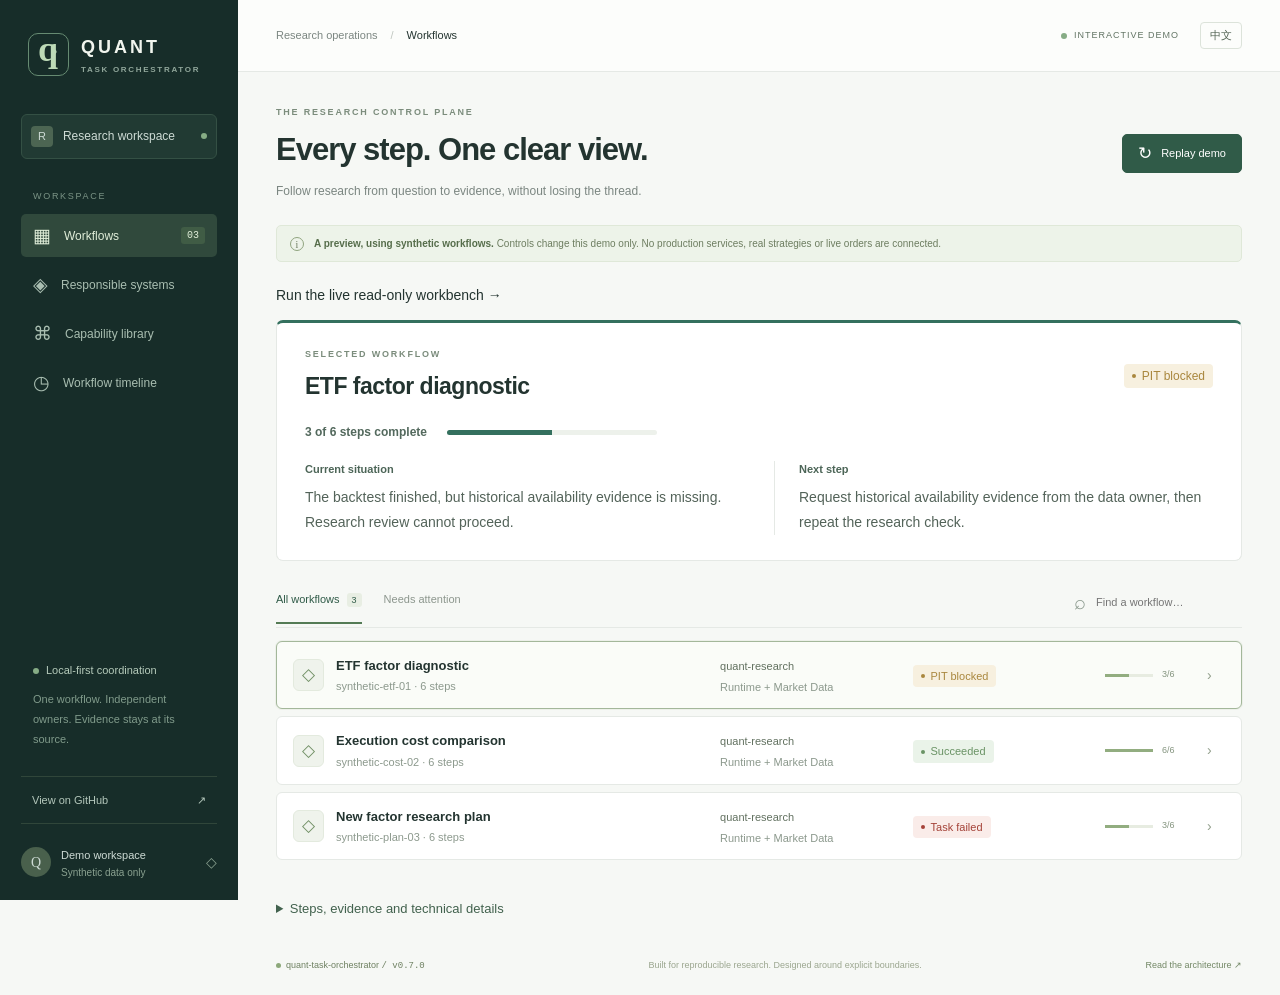
<file: site/index.html>
<!doctype html>
<html lang="en">
  <head>
    <meta charset="utf-8" />
    <meta name="viewport" content="width=device-width, initial-scale=1" />
    <meta
      name="description"
      content="A synthetic interactive demo of owner-aware quantitative research workflow coordination."
    />
    <title>Quant Task Orchestrator · Research Operations</title>
    <link rel="icon" href="favicon.svg" type="image/svg+xml" />
    <link rel="stylesheet" href="styles.css" />
    <script src="locales.js" defer></script>
    <script src="demo-data.js" defer></script>
    <script src="app.js" defer></script>
  </head>
  <body>
    <a class="skip" href="#main" data-i18n="skip">Skip to workflows</a>
    <aside class="sidebar">
      <a class="brand" href="./"
        ><span class="brand-icon">q<span>·</span></span
        ><span>QUANT<span class="brand-sub">TASK ORCHESTRATOR</span></span></a
      >
      <div class="workspace">
        <span class="workspace-icon">R</span>
        <div data-i18n="workspace">Research workspace</div>
        <span class="tiny-dot"></span>
      </div>
      <div class="nav-label" data-i18n="workspaceLabel">WORKSPACE</div>
      <nav aria-label="Workspace">
        <a class="nav-item active" href="#workflows"
          ><span>▦</span><span data-i18n="workflows">Workflows</span
          ><span class="nav-count">03</span></a
        ><a class="nav-item" href="#owners"
          ><span>◈</span><span data-i18n="owners">Responsible systems</span></a
        ><a class="nav-item" href="#skills"
          ><span>⌘</span><span data-i18n="skills">Capability library</span></a
        ><a class="nav-item" href="#activity"
          ><span>◷</span><span data-i18n="activity">Workflow timeline</span></a
        >
      </nav>
      <div class="sidebar-note">
        <span class="status-dot"></span
        ><span data-i18n="localFirst">Local-first coordination</span>
        <p data-i18n="boundary">
          One workflow. Independent owners. Evidence stays at its source.
        </p>
      </div>
      <a
        class="source-link"
        href="https://github.com/runchengxie/quant-task-orchestrator"
        target="_blank"
        rel="noopener"
        ><span data-i18n="source">View on GitHub</span><span>↗</span></a
      >
      <div class="profile">
        <span class="avatar">Q</span>
        <div>
          <strong data-i18n="demoWorkspace">Demo workspace</strong
          ><small data-i18n="syntheticOnly">Synthetic data only</small>
        </div>
        <span>◇</span>
      </div>
    </aside>
    <main id="main">
      <header class="topbar">
        <div>
          <span class="breadcrumb" data-i18n="researchOps"
            >Research operations</span
          ><span class="separator">/</span
          ><span data-i18n="workflows">Workflows</span>
        </div>
        <div class="top-actions">
          <span class="demo-pill"
            ><span class="status-dot"></span
            ><span data-i18n="interactiveDemo">INTERACTIVE DEMO</span></span
          ><button id="language" class="language" aria-label="Switch language">
            中文
          </button>
        </div>
      </header>
      <div class="content">
        <section class="page-heading">
          <div>
            <div class="eyebrow" data-i18n="controlPlane">
              THE RESEARCH CONTROL PLANE
            </div>
            <h1 data-i18n="heading">Every step. One clear view.</h1>
            <p data-i18n="subtitle">
              Follow research from question to evidence, without losing the
              thread.
            </p>
          </div>
          <button id="replay" class="primary">
            <span>↻</span> <span data-i18n="replay">Replay demo</span>
          </button>
        </section>
        <div class="notice">
          <span class="notice-icon">i</span>
          <p>
            <strong data-i18n="demoNotice"
              >A preview, using synthetic workflows.</strong
            >
            <span data-i18n="demoExplanation"
              >Controls change this demo only. No production services, real
              strategies or live orders are connected.</span
            >
          </p>
        </div>
        <p class="live-demo-link">
          <a
            href="https://github.com/runchengxie/quant-task-orchestrator/blob/main/docs/live-workbench.md"
            data-i18n="liveSetup"
            >Run the live read-only workbench →</a
          >
        </p>
        <section id="workflow-summary" class="workflow-summary panel" aria-live="polite"></section>
        <section id="workflows" class="workflow-section">
          <div class="section-heading">
            <div class="tabs">
              <button class="tab active" data-filter="all">
                <span data-i18n="allWorkflows">All workflows</span
                ><b>3</b></button
              ><button
                class="tab"
                data-filter="attention"
                data-i18n="attention"
              >
                Needs attention
              </button>
            </div>
            <label class="search"
              ><span>⌕</span
              ><input
                id="search"
                type="search"
                data-placeholder="search"
                placeholder="Find a workflow…"
                aria-label="Find a workflow"
            /></label>
          </div>
          <div id="workflow-list" class="workflow-list"></div>
        </section>
        <details id="advanced-details" class="advanced-details">
          <summary data-i18n="advancedDetails">Steps, evidence and technical details</summary>
        <section class="detail-grid" aria-label="Selected workflow">
          <article class="panel graph-panel">
            <div class="panel-heading">
              <div>
                <div class="eyebrow" data-i18n="workflowMap">WORKFLOW MAP</div>
                <h2 id="map-title"></h2>
              </div>
              <span class="subtle-tag" data-i18n="dependencyDag"
                >Dependency DAG</span
              >
            </div>
            <div class="graph-legend">
              <span
                ><i class="teal"></i
                ><span data-i18n="complete">Complete</span></span
              ><span
                ><i class="blue"></i
                ><span data-i18n="executing">Executing</span></span
              ><span
                ><i class="amber"></i
                ><span data-i18n="blocked">Blocked</span></span
              ><span
                ><i class="gray"></i
                ><span data-i18n="waiting">Waiting</span></span
              >
            </div>
            <div id="graph" class="graph"></div>
            <div class="graph-footer">
              <span>⌁</span>
              <p data-i18n="mapHint">
                Select a step to inspect its owner, identity and evidence.
              </p>
              <span class="mono">DAG / v1</span>
            </div>
          </article>
          <article
            id="step-detail"
            class="panel inspector"
            aria-live="polite"
          ></article>
        </section>
        <section class="bottom-grid">
          <article id="activity" class="panel ledger">
            <div class="panel-heading">
              <h2 data-i18n="recentEvents">Workflow timeline</h2>
              <span class="subtle-tag" data-i18n="durableHints"
                >Durable hints · owner verified</span
              >
            </div>
            <p class="owner-footnote" data-i18n="timelineHelp"></p>
            <div id="events"></div>
          </article>
          <article id="owners" class="panel owner-panel">
            <div class="panel-heading">
              <h2 data-i18n="ownership">Responsible systems</h2>
              <span>◈</span>
            </div>
            <p class="owner-footnote" data-i18n="ownersHelp"></p>
            <div class="owner">
              <span class="owner-icon">O</span>
              <div>
                <strong>task-orchestrator</strong
                ><small data-i18n="orchestratorRole"
                  >Dependencies · dispatch · recovery</small
                >
              </div>
              <span class="owner-badge" data-i18n="coordination"
                >Coordination</span
              >
            </div>
            <div class="owner">
              <span class="owner-icon blue-icon">R</span>
              <div>
                <strong>backtest-runtime</strong
                ><small data-i18n="runtimeRole"
                  >Compute · leases · verified results</small
                >
              </div>
              <span class="owner-badge" data-i18n="execution">Execution</span>
            </div>
            <div class="owner">
              <span class="owner-icon purple-icon">Q</span>
              <div>
                <strong>quant-research</strong
                ><small data-i18n="researchRole"
                  >Admission · PIT · review · promotion</small
                >
              </div>
              <span class="owner-badge" data-i18n="governance">Governance</span>
            </div>
            <p class="owner-footnote" data-i18n="ownerTruth">
              Owner state is authoritative. Successful execution alone never
              validates research.
            </p>
          </article>
        </section>
        <section id="skills" class="panel skill-panel">
          <div class="panel-heading">
            <div>
              <div class="eyebrow" data-i18n="versionLocked">
                VERSION-LOCKED CAPABILITIES
              </div>
              <h2 data-i18n="skillTitle">
                Capability library
              </h2>
            </div>
            <span class="subtle-tag" data-i18n="syntheticLocks"
              >Illustrative locks</span
            >
          </div>
          <p class="owner-footnote" data-i18n="skillsHelp"></p>
          <div id="skill-list" class="skill-list"></div>
        </section>
        </details>
        <footer>
          <span
            ><span class="footer-dot"></span>quant-task-orchestrator
            <span class="mono">/ v0.7.0</span></span
          ><span data-i18n="footer"
            >Built for reproducible research. Designed around explicit
            boundaries.</span
          ><a
            href="https://github.com/runchengxie/quant-task-orchestrator/blob/main/docs/architecture.md"
            data-i18n="readArchitecture"
            >Read the architecture ↗</a
          >
        </footer>
      </div>
    </main>
    <div id="toast" class="toast" role="status" aria-live="polite"></div>
  </body>
</html>
</file>
<file: site/styles.css>
:root {
  --ink: #233430;
  --muted: #7b8681;
  --line: #e5e9e5;
  --green: #34705e;
  --pale: #edf5ee;
  --amber: #a87828;
  --blue: #4d7da0;
  --sidebar: #172d29;
}
* {
  box-sizing: border-box;
}
html {
  scroll-behavior: smooth;
  scroll-padding-top: 30px;
}
body {
  margin: 0;
  background: #f6f8f5;
  color: var(--ink);
  font:
    14px/1.5 -apple-system,
    BlinkMacSystemFont,
    "Segoe UI",
    sans-serif;
}
button,
input {
  font: inherit;
}
button,
a,
input {
  outline-offset: 4px;
}
button {
  cursor: pointer;
}
a {
  color: inherit;
  text-decoration: none;
}
.skip {
  position: absolute;
  left: 10px;
  top: -100px;
  z-index: 20;
  background: white;
  padding: 10px;
}
.skip:focus {
  top: 10px;
}
.sidebar {
  position: fixed;
  inset: 0 auto 0 0;
  width: 238px;
  background: var(--sidebar);
  color: #cedbd5;
  padding: 33px 21px 0;
  display: flex;
  flex-direction: column;
}
.brand {
  display: flex;
  gap: 12px;
  align-items: center;
  margin: 0 7px 38px;
  font-size: 18px;
  font-weight: 650;
  letter-spacing: 3px;
  color: #f1f5ee;
}
.brand-icon {
  border: 1px solid #668b72;
  border-radius: 10px;
  width: 41px;
  height: 43px;
  font-family: Georgia, serif;
  font-size: 36px;
  line-height: 31px;
  text-align: center;
  color: #bddab7;
  letter-spacing: -7px;
  padding-right: 8px;
}
.brand-icon span {
  font-size: 27px;
}
.brand-sub {
  display: block;
  font-size: 8px;
  letter-spacing: 1.7px;
  margin-top: 3px;
  color: #91a79b;
}
.workspace {
  display: flex;
  align-items: center;
  gap: 10px;
  background: #213a33;
  border: 1px solid #345044;
  border-radius: 6px;
  padding: 11px 9px;
  font-size: 12px;
}
.workspace-icon {
  background: #4c6552;
  border-radius: 4px;
  padding: 2px 7px;
  font-size: 11px;
}
.tiny-dot,
.status-dot {
  height: 6px;
  width: 6px;
  border-radius: 50%;
  background: #86ac85;
  display: inline-block;
}
.tiny-dot {
  margin-left: auto;
}
.nav-label {
  font-size: 9px;
  letter-spacing: 1.7px;
  color: #7b9486;
  margin: 31px 12px 11px;
}
.nav-item {
  display: flex;
  align-items: center;
  gap: 13px;
  padding: 12px;
  border-radius: 5px;
  font-size: 12px;
  color: #a9beb1;
  margin-bottom: 6px;
}
.nav-item > span:first-child {
  font-size: 19px;
  line-height: 1;
}
.nav-item.active {
  background: #30493c;
  color: #e0eed9;
}
.nav-item:hover {
  background: #2a4238;
}
.nav-count {
  margin-left: auto;
  font-size: 10px;
  font-family: monospace;
  background: #405c45;
  padding: 1px 6px;
  border-radius: 3px;
}
.sidebar-note {
  margin-top: auto;
  padding: 28px 12px 15px;
  font-size: 11px;
  color: #b6cbbb;
}
.sidebar-note > .status-dot {
  margin-right: 7px;
}
.sidebar-note p {
  font-size: 11px;
  color: #809b8b;
  line-height: 1.8;
  margin-top: 12px;
}
.source-link {
  display: flex;
  justify-content: space-between;
  color: #b4c7bb;
  padding: 15px 11px;
  font-size: 11px;
  border-top: 1px solid #30463a;
}
.profile {
  display: flex;
  align-items: center;
  gap: 10px;
  padding: 20px 0;
  border-top: 1px solid #30463a;
}
.avatar {
  display: grid;
  place-items: center;
  background: #49604c;
  border-radius: 50%;
  width: 30px;
  height: 30px;
  font-family: Georgia, serif;
}
.profile strong {
  font-size: 11px;
  font-weight: 500;
}
.profile small {
  display: block;
  font-size: 10px;
  color: #8aa190;
}
.profile > span:last-child {
  margin-left: auto;
  color: #8aa190;
}
main {
  margin-left: 238px;
}
.topbar {
  height: 72px;
  background: #fcfdfb;
  border-bottom: 1px solid var(--line);
  display: flex;
  align-items: center;
  justify-content: space-between;
  padding: 0 38px;
  font-size: 11px;
}
.breadcrumb {
  color: var(--muted);
}
.separator {
  color: #bfc6bf;
  margin: 0 13px;
}
.top-actions {
  display: flex;
  align-items: center;
  gap: 21px;
}
.demo-pill {
  display: flex;
  align-items: center;
  gap: 7px;
  color: #617363;
  letter-spacing: 1px;
  font-size: 9px;
}
.language {
  border: 1px solid #dce3da;
  border-radius: 4px;
  background: transparent;
  font-size: 11px;
  padding: 4px 9px;
  color: #526353;
}
.content {
  padding: 34px 38px 0;
  max-width: 1640px;
  margin: auto;
}
.page-heading {
  display: flex;
  align-items: center;
  justify-content: space-between;
}
.eyebrow {
  font-size: 9px;
  letter-spacing: 1.8px;
  font-weight: 600;
  color: #7b8c7c;
  margin-bottom: 7px;
}
h1 {
  font-size: 31px;
  font-weight: 550;
  letter-spacing: -1px;
  margin: 0 0 9px;
}
h2 {
  font-size: 14px;
  font-weight: 600;
  margin: 0;
}
.page-heading p {
  margin: 0;
  color: var(--muted);
  font-size: 12px;
}
.primary {
  background: #305b48;
  border: 1px solid #305b48;
  color: white;
  border-radius: 5px;
  padding: 10px 15px;
  font-size: 11px;
  display: flex;
  gap: 9px;
  align-items: center;
}
.primary:hover {
  background: #204733;
}
.primary > span:first-child {
  font-size: 17px;
  line-height: 1;
}
.notice {
  display: flex;
  align-items: center;
  gap: 10px;
  background: #edf3e9;
  border: 1px solid #dfe8d8;
  border-radius: 5px;
  margin: 25px 0 23px;
  padding: 10px 13px;
  font-size: 10px;
  color: #6d7d60;
}
.notice p {
  margin: 0;
}
.notice strong {
  font-weight: 600;
  color: #566d4b;
}
.notice-icon {
  border: 1px solid #90a47f;
  border-radius: 50%;
  height: 14px;
  min-width: 14px;
  text-align: center;
  font-family: Georgia, serif;
  line-height: 13px;
}
.metrics {
  display: grid;
  grid-template-columns: repeat(4, 1fr);
  border: 1px solid var(--line);
  background: #fff;
  border-radius: 7px;
  margin-bottom: 28px;
  box-shadow: 0 2px 3px #20321f02;
}
.metrics article {
  padding: 19px 21px;
  border-right: 1px solid var(--line);
}
.metrics article:last-child {
  border: 0;
}
.metrics article > span {
  font-size: 9px;
  color: #7e8c81;
  letter-spacing: 1.1px;
}
.metrics article > div:nth-child(2) {
  font-size: 29px;
  letter-spacing: -1px;
  font-weight: 500;
  margin: 6px 0 11px;
}
.metrics small {
  font-size: 10px;
  letter-spacing: 0;
  font-weight: 400;
  color: #8c968c;
  margin-left: 8px;
}
.metric-line {
  display: flex;
  align-items: center;
  gap: 7px;
  font-size: 9px;
  color: #7f8c80;
}
i.teal,
i.blue,
i.amber,
i.gray {
  width: 5px;
  height: 5px;
  border-radius: 50%;
  display: inline-block;
  flex-shrink: 0;
}
.teal {
  background: #5d9277;
}
.blue {
  background: #6d91af;
}
.amber {
  background: #c09a4d;
}
.gray {
  background: #c5cec4;
}
.mini-progress {
  height: 3px;
  background: #eef1ec;
  margin-top: 17px;
}
.mini-progress span {
  display: block;
  width: 80%;
  background: #799b72;
  height: 100%;
}
.section-heading {
  display: flex;
  align-items: center;
  justify-content: space-between;
  border-bottom: 1px solid var(--line);
  margin-bottom: 13px;
}
.tabs {
  display: flex;
  gap: 22px;
}
.tab {
  border: 0;
  background: none;
  padding: 0 0 15px;
  color: #8c968d;
  font-size: 11px;
  position: relative;
}
.tab.active {
  color: #305b48;
}
.tab.active:after {
  content: "";
  height: 2px;
  background: #547b55;
  position: absolute;
  bottom: -1px;
  left: 0;
  right: 0;
}
.tab b {
  font-size: 9px;
  font-weight: 500;
  background: #e8eee3;
  padding: 2px 5px;
  border-radius: 3px;
  margin-left: 7px;
}
.search {
  display: flex;
  gap: 8px;
  align-items: center;
  color: #89988c;
  margin-bottom: 10px;
}
.search > span {
  font-size: 20px;
}
.search input {
  background: transparent;
  border: 0;
  font-size: 11px;
  width: 148px;
  color: var(--ink);
}
.workflow-list {
  display: grid;
  gap: 7px;
}
.workflow-row {
  width: 100%;
  display: grid;
  grid-template-columns: 2.3fr 1fr 1fr 90px 18px;
  gap: 12px;
  text-align: left;
  align-items: center;
  background: #fff;
  border: 1px solid var(--line);
  border-radius: 6px;
  padding: 13px 16px;
  color: var(--ink);
}
.workflow-row.selected {
  border-color: #a3b79a;
  background: #fafcf8;
  box-shadow: 0 0 0 1px #a3b79a20;
}
.workflow-name {
  display: flex;
  gap: 12px;
  align-items: center;
}
.workflow-symbol {
  display: grid;
  place-items: center;
  background: #eff3ec;
  color: #6f8e63;
  width: 31px;
  height: 32px;
  border: 1px solid #e3eade;
  border-radius: 6px;
  font-size: 17px;
}
.workflow-name strong {
  font-weight: 550;
  font-size: 11px;
  display: block;
}
.workflow-name small,
.row-owner small {
  display: block;
  color: #8c998d;
  font-size: 9px;
  margin-top: 3px;
}
.row-owner > span {
  font-size: 10px;
  color: #627160;
}
.pill {
  font-size: 9px;
  display: inline-flex;
  align-items: center;
  gap: 6px;
  padding: 3px 8px;
  border-radius: 4px;
  white-space: nowrap;
}
.pill:before {
  content: "";
  width: 4px;
  height: 4px;
  border-radius: 50%;
  background: currentColor;
}
.pill.running {
  background: #edf2f7;
  color: #6485a0;
}
.pill.blocked {
  background: #f7f0df;
  color: #a9873e;
}
.pill.waiting {
  background: #f0f2ee;
  color: #879382;
}
.pill.complete {
  background: #eaf3e9;
  color: #6a9365;
}
.row-progress {
  display: flex;
  align-items: center;
  gap: 9px;
  font-size: 9px;
  color: #84947f;
}
.row-progress .track {
  width: 48px;
  height: 3px;
  background: #e7ece1;
}
.row-progress .track > span {
  display: block;
  height: 100%;
  background: #92ad80;
}
.arrow {
  color: #93a08d;
}
.detail-grid {
  display: grid;
  grid-template-columns: minmax(0, 1.8fr) minmax(270px, 1fr);
  gap: 16px;
  margin-top: 24px;
}
.panel {
  background: #fff;
  border: 1px solid var(--line);
  border-radius: 7px;
  overflow: hidden;
}
.panel-heading {
  display: flex;
  align-items: center;
  justify-content: space-between;
  padding: 20px 21px 15px;
  gap: 10px;
}
.subtle-tag {
  font-size: 8px;
  color: #8e9a8e;
  background: #f5f7f2;
  border: 1px solid #e8ece4;
  border-radius: 4px;
  padding: 3px 6px;
  white-space: nowrap;
}
.graph-legend {
  display: flex;
  gap: 16px;
  padding: 0 21px;
  font-size: 9px;
  color: #8b9788;
}
.graph-legend > span {
  display: flex;
  align-items: center;
  gap: 5px;
}
.graph {
  padding: 28px 20px;
  min-height: 224px;
  display: grid;
  grid-template-columns: repeat(3, minmax(0, 1fr));
  gap: 24px 16px;
  background-image: radial-gradient(#dfe6da 0.65px, transparent 0.65px);
  background-size: 13px 13px;
  margin-top: 14px;
  position: relative;
}
.node {
  border: 1px solid #dce6d6;
  background: #fbfdf9;
  border-radius: 6px;
  padding: 11px;
  text-align: left;
  position: relative;
  min-width: 0;
  color: var(--ink);
}
.node:after {
  position: absolute;
  content: "→";
  right: -15px;
  top: 30px;
  color: #9eaf99;
  font-size: 13px;
}
.node:nth-child(3n):after,
.node:last-child:after {
  display: none;
}
.node.selected {
  box-shadow: 0 0 0 2px #78976c30;
  border-color: #91ad82;
}
.node .node-top {
  display: flex;
  justify-content: space-between;
  align-items: center;
  font-size: 9px;
  color: #93a28d;
  margin-bottom: 7px;
}
.node strong {
  font-size: 10px;
  font-weight: 550;
  display: block;
  margin-bottom: 3px;
  white-space: nowrap;
  overflow: hidden;
  text-overflow: ellipsis;
}
.node small {
  font:
    8px ui-monospace,
    monospace;
  color: #99a391;
  display: block;
  overflow-wrap: anywhere;
}
.node.blocked {
  background: #fffcf4;
  border-color: #e8d8af;
}
.node.running {
  background: #f7fafc;
  border-color: #bbcddd;
}
.node.waiting {
  background: #fafbf8;
  border-style: dashed;
}
.node-state {
  font-size: 10px;
  color: #6e9563;
}
.node.blocked .node-state {
  color: #b2944c;
}
.node.running .node-state {
  color: #7499b5;
}
.node.waiting .node-state {
  color: #adb7a6;
}
.graph-footer {
  border-top: 1px solid #edf0e9;
  padding: 11px 20px;
  display: flex;
  gap: 8px;
  align-items: center;
  color: #99a28f;
  font-size: 9px;
}
.graph-footer p {
  margin: 0;
}
.graph-footer .mono {
  margin-left: auto;
  white-space: nowrap;
  font-size: 8px;
}
.mono {
  font-family: ui-monospace, SFMono-Regular, Consolas, monospace;
}
.inspector {
  padding: 20px 21px;
}
.inspector-label {
  font-size: 9px;
  letter-spacing: 1.3px;
  color: #8a9784;
  margin-bottom: 12px;
}
.inspector h2 {
  font-size: 16px;
  margin-bottom: 10px;
}
.inspector .pill {
  margin-bottom: 15px;
}
.definition {
  display: flex;
  justify-content: space-between;
  gap: 12px;
  font-size: 9px;
  color: #92a08d;
  border-top: 1px solid #edf0e8;
  padding: 9px 0;
}
.definition strong {
  font-size: 9px;
  color: #64745f;
  font-weight: 500;
  text-align: right;
  overflow-wrap: anywhere;
  max-width: 65%;
}
.evidence-box {
  background: #f8f5ea;
  border: 1px solid #eee5cc;
  border-radius: 4px;
  padding: 11px;
  margin-top: 9px;
  font-size: 10px;
  color: #a38a4e;
}
.evidence-box strong {
  font-size: 10px;
  font-weight: 600;
  display: block;
  margin-bottom: 5px;
}
.evidence-box p {
  margin: 0;
  font-size: 9px;
  line-height: 1.8;
}
.inspector-action {
  width: 100%;
  background: #f9fbf5;
  border: 1px solid #dbe5d3;
  border-radius: 4px;
  padding: 8px 10px;
  color: #6f885c;
  font-size: 10px;
  text-align: left;
  margin-top: 13px;
}
.inspector-action:disabled {
  cursor: default;
  color: #9aa68f;
  background: #fafbf8;
}
.bottom-grid {
  display: grid;
  grid-template-columns: 1.25fr 1fr;
  gap: 16px;
  margin-top: 16px;
}
.ledger .panel-heading h2,
.owner-panel h2 {
  font-size: 12px;
}
.ledger {
  padding-bottom: 11px;
}
.event {
  display: flex;
  gap: 12px;
  padding: 9px 21px;
  font-size: 10px;
  position: relative;
}
.event-marker {
  width: 7px;
  height: 7px;
  border: 1px solid #9fbb8c;
  background: #f5faf0;
  border-radius: 50%;
  margin-top: 4px;
  flex-shrink: 0;
}
.event:not(:last-child) .event-marker:after {
  position: absolute;
  content: "";
  height: 25px;
  width: 1px;
  background: #e8eee2;
  top: 24px;
  left: 24px;
}
.event div {
  flex: 1;
}
.event strong {
  font-weight: 500;
  color: #68765e;
  display: block;
}
.event small {
  font-size: 9px;
  color: #a2ab97;
}
.event time {
  font-size: 9px;
  color: #a2ab97;
  white-space: nowrap;
}
.owner-panel {
  padding-bottom: 10px;
}
.owner {
  display: flex;
  gap: 10px;
  align-items: center;
  padding: 10px 21px;
}
.owner-icon {
  display: grid;
  place-items: center;
  background: #eff4ea;
  border: 1px solid #e3ebdb;
  border-radius: 5px;
  color: #8ba275;
  width: 27px;
  height: 28px;
  font:
    11px ui-monospace,
    monospace;
}
.blue-icon {
  background: #edf3f7;
  color: #83a1b7;
  border-color: #e1eaf1;
}
.purple-icon {
  background: #f3f0f7;
  color: #9c8fae;
  border-color: #e9e3ef;
}
.owner strong {
  font:
    10px ui-monospace,
    monospace;
  color: #687963;
}
.owner small {
  display: block;
  font-size: 9px;
  color: #a0ab94;
  margin-top: 3px;
}
.owner-badge {
  margin-left: auto;
  font-size: 8px;
  color: #97a18e;
  border: 1px solid #e7ecdf;
  border-radius: 4px;
  padding: 2px 6px;
}
.owner-footnote {
  margin: 11px 21px 3px;
  font-size: 9px;
  color: #98a58c;
  line-height: 1.7;
  border-top: 1px solid #edf0e7;
  padding-top: 12px;
}
.skill-panel {
  margin-top: 16px;
}
.skill-panel h2 {
  font-size: 12px;
}
.skill-list {
  display: grid;
  grid-template-columns: repeat(3, 1fr);
  padding: 0 21px 19px;
  gap: 15px;
}
.skill {
  padding: 12px 13px;
  border: 1px solid #e7ecdf;
  border-radius: 5px;
  font-size: 10px;
  display: grid;
  gap: 6px;
}
.skill strong {
  font-size: 10px;
  color: #6c7c61;
  font-weight: 500;
}
.skill .mono {
  font-size: 8px;
  color: #9da98f;
}
.skill span:last-child {
  font-size: 9px;
  color: #8f9d81;
}
footer {
  display: flex;
  align-items: center;
  justify-content: space-between;
  gap: 15px;
  font-size: 9px;
  color: #9ba68f;
  padding: 25px 0 23px;
}
footer > span:first-child {
  color: #6e8061;
}
.footer-dot {
  display: inline-block;
  width: 5px;
  height: 5px;
  border-radius: 50%;
  background: #8ca87a;
  margin-right: 5px;
}
footer a {
  color: #738866;
}
.toast {
  position: fixed;
  bottom: 25px;
  left: calc(50% + 100px);
  transform: translateX(-50%);
  background: #244536;
  color: #e1efdb;
  border: 1px solid #62885b;
  border-radius: 6px;
  padding: 12px 22px;
  font-size: 12px;
  box-shadow: 0 8px 30px #102f2920;
  opacity: 0;
  pointer-events: none;
  transition: opacity 0.2s;
  max-width: 80vw;
}
.toast.visible {
  opacity: 1;
}
.empty {
  padding: 25px;
  color: #94a18c;
  font-size: 12px;
}
.tab:hover,
.language:hover {
  color: #31583f;
}
button:focus-visible,
a:focus-visible,
input:focus-visible {
  outline: 2px solid #729564;
}
@media (min-width: 1550px) {
  .content {
    padding-top: 45px;
  }
  .graph {
    min-height: 250px;
    gap: 25px;
  }
  .workflow-row {
    padding: 16px 20px;
  }
  .notice {
    font-size: 11px;
  }
  .metrics article {
    padding: 24px;
  }
}
@media (max-width: 1150px) {
  .sidebar {
    width: 205px;
    padding-left: 15px;
    padding-right: 15px;
  }
  main {
    margin-left: 205px;
  }
  .content {
    padding: 28px 24px 0;
  }
  .topbar {
    padding: 0 24px;
  }
  .detail-grid {
    grid-template-columns: minmax(0, 1.5fr) minmax(245px, 1fr);
  }
  .metrics article {
    padding: 16px 14px;
  }
  .metrics small {
    display: block;
    margin-left: 0;
    font-size: 9px;
  }
  .workflow-row {
    grid-template-columns: 2fr 1fr 85px 15px;
  }
  .row-owner {
    display: none;
  }
  .graph {
    gap: 18px 10px;
    padding: 23px 14px;
  }
  .node {
    padding: 9px;
  }
  .node:after {
    right: -10px;
  }
  .node strong {
    font-size: 9px;
  }
  .bottom-grid {
    grid-template-columns: 1.1fr 1fr;
  }
  .owner {
    padding: 10px 16px;
  }
  .owner-badge {
    display: none;
  }
  footer > span:nth-child(2) {
    display: none;
  }
}
@media (max-width: 850px) {
  .sidebar {
    width: 70px;
    padding: 22px 10px;
  }
  .brand {
    margin: 0 4px 26px;
  }
  .brand > span:last-child,
  .workspace,
  .nav-label,
  .nav-item > span:not(:first-child),
  .sidebar-note,
  .source-link,
  .profile {
    display: none;
  }
  .nav-item {
    justify-content: center;
    padding: 12px;
  }
  .sidebar nav {
    margin-top: 10px;
  }
  main {
    margin-left: 70px;
  }
  .detail-grid,
  .bottom-grid {
    grid-template-columns: 1fr;
  }
  .graph {
    min-height: 245px;
  }
  .node strong {
    font-size: 11px;
  }
  .inspector {
    min-height: 270px;
  }
  .skill-list {
    grid-template-columns: 1fr;
  }
  .page-heading h1 {
    font-size: 27px;
  }
  .page-heading {
    gap: 14px;
  }
  .page-heading .primary {
    white-space: nowrap;
  }
  .demo-pill {
    font-size: 8px;
  }
  .toast {
    left: calc(50% + 35px);
  }
}
@media (max-width: 560px) {
  .sidebar {
    display: none;
  }
  main {
    margin-left: 0;
  }
  .topbar {
    padding: 0 17px;
    height: 59px;
  }
  .topbar .breadcrumb,
  .topbar .separator {
    display: none;
  }
  .content {
    padding: 25px 15px 0;
  }
  .page-heading {
    align-items: flex-start;
  }
  .page-heading h1 {
    font-size: 24px;
  }
  .page-heading p {
    font-size: 11px;
    max-width: 260px;
  }
  .page-heading .primary {
    padding: 9px;
    font-size: 0;
  }
  .page-heading .primary > span:first-child {
    font-size: 21px;
  }
  .metrics {
    grid-template-columns: repeat(2, 1fr);
  }
  .metrics article:nth-child(2) {
    border: 0;
  }
  .metrics article:nth-child(-n + 2) {
    border-bottom: 1px solid var(--line);
  }
  .metrics article {
    padding: 14px;
  }
  .metrics article > div:nth-child(2) {
    font-size: 25px;
  }
  .metrics small {
    font-size: 9px;
  }
  .tabs {
    gap: 14px;
  }
  .tab {
    font-size: 10px;
  }
  .search input {
    width: 100px;
    font-size: 10px;
  }
  .workflow-row {
    grid-template-columns: 1fr 85px 12px;
    gap: 7px;
    padding: 11px;
  }
  .row-progress {
    display: none;
  }
  .workflow-name {
    gap: 8px;
  }
  .workflow-name strong {
    font-size: 10px;
  }
  .workflow-symbol {
    width: 26px;
    height: 29px;
    flex-shrink: 0;
  }
  .notice {
    align-items: flex-start;
    font-size: 9px;
    line-height: 1.8;
  }
  .notice-icon {
    margin-top: 3px;
  }
  .graph {
    padding: 22px 12px;
    gap: 17px 10px;
  }
  .node {
    padding: 8px;
  }
  .node strong {
    font-size: 9px;
  }
  .node small {
    font-size: 7px;
  }
  .graph-footer .mono {
    display: none;
  }
  .graph-legend {
    gap: 13px;
  }
  .panel-heading {
    padding: 18px 17px 13px;
  }
  .graph-panel .subtle-tag {
    font-size: 7px;
  }
  footer {
    align-items: flex-start;
    font-size: 8px;
  }
  .toast {
    left: 50%;
    font-size: 10px;
  }
  .skill-list {
    padding-left: 17px;
    padding-right: 17px;
  }
}
/* Research decisions lead; implementation details remain available on demand. */
.workflow-summary { padding: 25px 28px; margin: 0 0 26px; border-top: 3px solid var(--green); }
.summary-title { display: flex; justify-content: space-between; align-items: center; gap: 16px; }
.summary-title h2 { font-size: 23px; letter-spacing: -.5px; }
.summary-title .pill { font-size: 12px; }
.summary-progress { display: flex; align-items: center; gap: 20px; margin: 20px 0; font-size: 12px; color: #53695d; }
.summary-progress .track { height: 5px; flex: 1; max-width: 210px; background: #edf1eb; border-radius: 4px; overflow: hidden; }
.summary-progress .track span { display: block; height: 100%; background: var(--green); }
.summary-copy { display: grid; grid-template-columns: 1fr 1fr; gap: 30px; }
.summary-copy h3 { font-size: 11px; margin: 0 0 7px; color: #4c6557; }
.summary-copy p { margin: 0; color: #536359; font-size: 14px; line-height: 1.8; }
.next-step { padding-left: 24px; border-left: 1px solid var(--line); }
.advanced-details { margin-top: 24px; }
.advanced-details > summary, .technical-details > summary { cursor: pointer; color: #42624e; font-size: 13px; padding: 15px 0; }
.technical-details > summary { font-size: 11px; }
.pill.failed { background: #faece9; color: #a44238; }
.node.failed { background: #fff5f2; border-color: #daa49a; }
.node.failed .node-state { color: #a44238; }
.workflow-name strong { font-size: 13px; }
.workflow-name small, .row-owner small, .row-owner > span { font-size: 11px; }
.workflow-row .pill { font-size: 11px; }
@media (max-width: 560px) {
  .workflow-summary { padding: 20px; }
  .summary-title { align-items: flex-start; }
  .summary-title h2 { font-size: 20px; }
  .summary-title .pill { font-size: 10px; }
  .summary-copy { grid-template-columns: 1fr; gap: 18px; }
  .next-step { border-left: 0; border-top: 1px solid var(--line); padding: 16px 0 0; }
  .summary-progress { gap: 10px; flex-wrap: wrap; }
  .workflow-name strong { font-size: 11px; }
  .workflow-name small { font-size: 9px; }
  .workflow-row .pill { font-size: 9px; }
}
</file>
